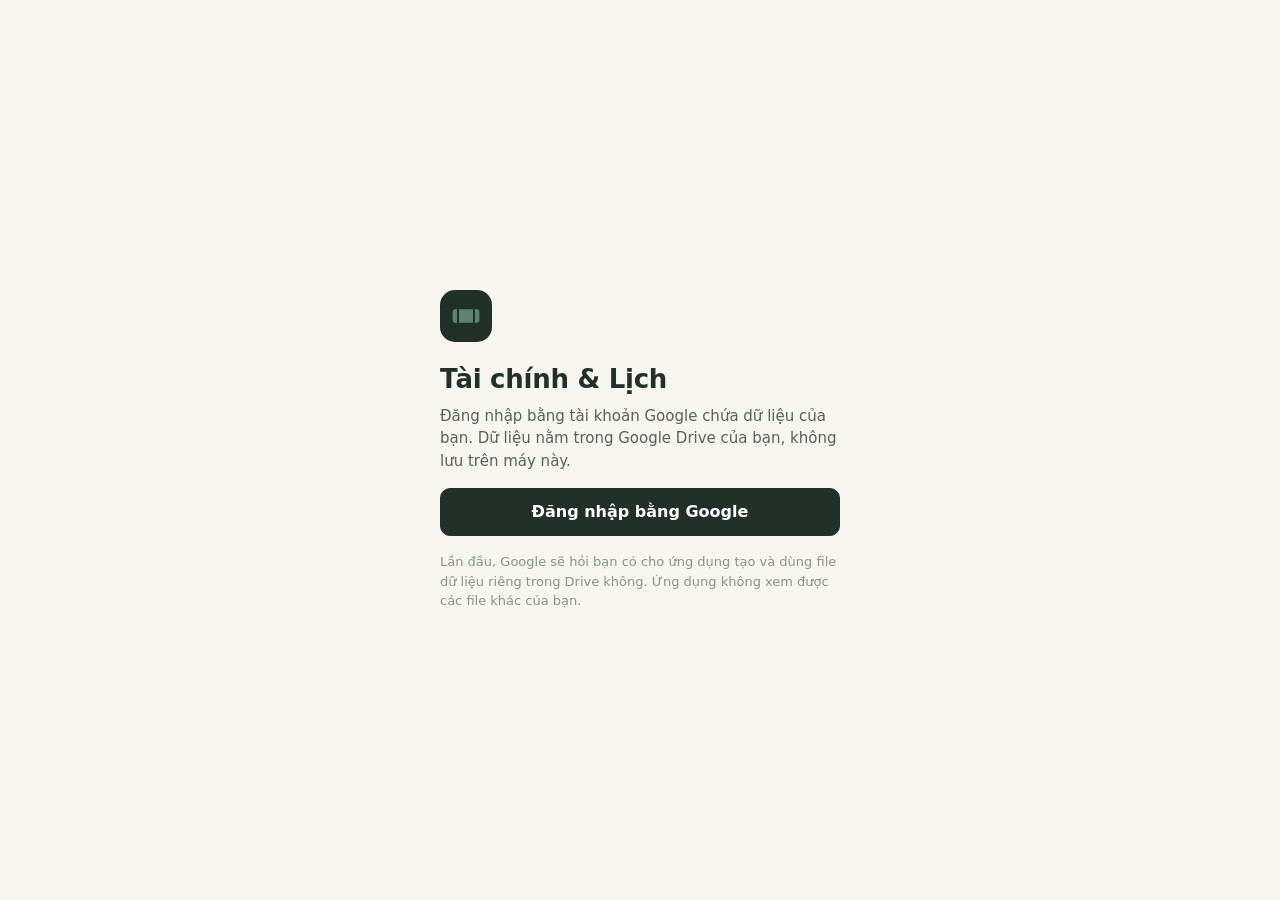
<file: index.html>
<!doctype html>
<html lang="vi">
<head>
  <meta charset="utf-8">
  <meta name="viewport" content="width=device-width, initial-scale=1, viewport-fit=cover">
  <!-- Chính sách bảo mật nội dung: chỉ chạy code của app và thư viện đăng nhập chính thức của Google;
       chỉ được gửi dữ liệu tới Google Sheets / Drive. -->
  <meta http-equiv="Content-Security-Policy" content="default-src 'self'; script-src 'self' https://accounts.google.com/gsi/client; style-src 'self' https://accounts.google.com/gsi/style; img-src 'self' data:; font-src 'self'; connect-src 'self' https://sheets.googleapis.com https://www.googleapis.com https://tasks.googleapis.com https://accounts.google.com/gsi/; frame-src https://accounts.google.com/gsi/; object-src 'none'; base-uri 'self'; form-action 'self'; manifest-src 'self'; worker-src 'self'">
  <meta name="referrer" content="no-referrer">
  <meta name="theme-color" content="#F6F5F0">
  <meta name="color-scheme" content="light">
  <meta name="mobile-web-app-capable" content="yes">
  <meta name="apple-mobile-web-app-title" content="Tài chính">
  <title>Tài chính & Lịch Freelance</title>
  <script src="js/theme-boot.js"></script>
  <link rel="manifest" href="manifest.webmanifest">
  <link rel="icon" href="icons/icon.svg" type="image/svg+xml">
  <link rel="apple-touch-icon" href="icons/icon-192.png">
  <link rel="stylesheet" href="css/app.css">
  <script type="module" src="js/app.js"></script>
  <!-- tải song song mọi file code (không phải chờ nối đuôi) -->
  <link rel="modulepreload" href="config.js">
  <link rel="modulepreload" href="js/api.js">
  <link rel="modulepreload" href="js/charts.js">
  <link rel="modulepreload" href="js/demo.js">
  <link rel="modulepreload" href="js/forms.js">
  <link rel="modulepreload" href="js/google.js">
  <link rel="modulepreload" href="js/state.js">
  <link rel="modulepreload" href="js/theme.js">
  <link rel="modulepreload" href="js/ui.js">
  <link rel="modulepreload" href="js/util.js">
  <link rel="modulepreload" href="js/core/backups.js">
  <link rel="modulepreload" href="js/core/db.js">
  <link rel="modulepreload" href="js/core/finance.js">
  <link rel="modulepreload" href="js/core/gcal.js">
  <link rel="modulepreload" href="js/core/nlp.js">
  <link rel="modulepreload" href="js/core/importer.js">
  <link rel="modulepreload" href="js/core/reports.js">
  <link rel="modulepreload" href="js/core/router.js">
  <link rel="modulepreload" href="js/core/services.js">
  <link rel="modulepreload" href="js/core/store.js">
  <link rel="modulepreload" href="js/core/validate.js">
  <link rel="modulepreload" href="js/views/calendar.js">
  <link rel="modulepreload" href="js/views/dashboard.js">
  <link rel="modulepreload" href="js/views/expenses.js">
  <link rel="modulepreload" href="js/views/income.js">
  <link rel="modulepreload" href="js/views/reports.js">
  <link rel="modulepreload" href="js/views/savings.js">
  <link rel="modulepreload" href="js/views/settings.js">
</head>
<body>
  <div id="app"><div class="loading">Đang mở ứng dụng…</div></div>
  <noscript>Ứng dụng cần JavaScript để chạy.</noscript>
</body>
</html>
</file>
<file: css/app.css>
/* Tài chính & Lịch Freelance — giao diện.
   Bảng màu: giấy ngà, mực xanh rêu, sage, sương xanh. Một điểm nhấn: thanh "đường chạy tiền" kiểu timeline dựng phim. */
:root {
  --paper: #F6F5F0;
  --surface: #FFFFFF;
  --surface-2: #EFEEE7;
  --ink: #22302A;
  --ink-2: #56625B;
  --ink-3: #8A938C;
  --line: #E1E0D7;
  --sage: #5F8370;
  --sage-2: #DCE7DF;
  --sage-3: #EEF4EF;
  --mist: #7E9DB2;
  --mist-2: #DFE9F0;
  --amber: #B98A2E;
  --amber-2: #F6ECD6;
  --danger: #A9564A;
  --danger-2: #F5E2DE;
  --r-lg: 18px;
  --r: 12px;
  --r-sm: 8px;
  --shadow: 0 1px 2px rgba(34, 48, 42, .06), 0 6px 24px -12px rgba(34, 48, 42, .18);
  --on-ink: #FFFFFF;
  --ink-hover: #33433B;
  --sage-fg: #3E6250;
  --mist-fg: #3F6178;
  --amber-fg: #8A6418;
  --danger-fg: #8B3F35;
  --grape-2: #ECE5F3;
  --grape-fg: #5A4A70;
  --tick: rgba(34, 48, 42, .07);
  --overlay: rgba(34, 48, 42, .32);
  --shadow-soft: rgba(0, 0, 0, .08);
  --shadow-strong: rgba(34, 48, 42, .5);
  --tabbar-bg: rgba(246, 245, 240, .94);
  --font: "Segoe UI Variable Text", "Segoe UI", system-ui, -apple-system, "Roboto", "Noto Sans", "Inter", sans-serif;
  --font-display: "Segoe UI Variable Display", "Segoe UI", system-ui, -apple-system, "Roboto", "Inter Display", "Inter", sans-serif;
  --nav-w: 232px;
  --tab-h: 64px;
  color-scheme: light;
}

* { box-sizing: border-box; }
html, body { margin: 0; height: 100%; }
body {
  font-family: var(--font); font-size: 15px; line-height: 1.5; color: var(--ink); background: var(--paper);
  -webkit-font-smoothing: antialiased; -webkit-tap-highlight-color: transparent;
}
.num, .money, td.r, .stat-v { font-variant-numeric: tabular-nums; }
h1, h2, h3 { font-family: var(--font-display); margin: 0; letter-spacing: -0.01em; }
h1 { font-size: 26px; font-weight: 650; }
h2 { font-size: 18px; font-weight: 620; }
h3 { font-size: 15px; font-weight: 620; }
p { margin: 0; }
a { color: var(--sage); }
button, input, select, textarea { font: inherit; color: inherit; }
:focus-visible { outline: 2px solid var(--mist); outline-offset: 2px; border-radius: 6px; }
.muted { color: var(--ink-2); }
.faint { color: var(--ink-3); }
.small { font-size: 13px; }
.pos { color: var(--sage); }
.neg { color: var(--danger); }
.hidden { display: none !important; }
.sr { position: absolute; width: 1px; height: 1px; overflow: hidden; clip: rect(0 0 0 0); }

/* ---------- khung ---------- */
.shell { display: grid; grid-template-columns: var(--nav-w) 1fr; min-height: 100vh; }
.side {
  position: sticky; top: 0; height: 100vh; padding: 22px 14px; border-right: 1px solid var(--line);
  display: flex; flex-direction: column; gap: 4px; background: var(--paper);
}
.brand { display: flex; align-items: center; gap: 10px; padding: 0 10px 18px; font-weight: 650; font-size: 15px; }
.brand-mark { width: 30px; height: 30px; border-radius: 9px; background: var(--ink); display: grid; place-items: center; }
.brand-mark svg { width: 18px; height: 18px; }
.nav a {
  display: flex; align-items: center; gap: 12px; padding: 9px 12px; border-radius: 10px; color: var(--ink-2);
  text-decoration: none; font-weight: 520;
}
.nav a svg { width: 19px; height: 19px; flex: none; }
.nav a:hover { background: var(--surface-2); color: var(--ink); }
.nav a[aria-current="page"] { background: var(--surface); color: var(--ink); box-shadow: var(--shadow); }
.side-foot { margin-top: auto; display: flex; flex-direction: column; gap: 6px; }
.main { min-width: 0; padding: 28px clamp(16px, 4vw, 44px) 120px; }
.page { max-width: 1120px; margin: 0 auto; }
.page-head { display: flex; align-items: flex-end; justify-content: space-between; gap: 16px; margin-bottom: 22px; flex-wrap: wrap; }
.page-head p { margin-top: 4px; }

.tabbar { display: none; }
.fab {
  position: fixed; right: 28px; bottom: 28px; z-index: 30; height: 52px; padding: 0 22px 0 18px; border: 0;
  border-radius: 999px; background: var(--ink); color: var(--on-ink); display: flex; align-items: center; gap: 8px;
  font-weight: 600; box-shadow: 0 10px 30px -10px var(--shadow-strong); cursor: pointer;
}
.fab svg { width: 20px; height: 20px; }

/* ---------- thành phần ---------- */
.panel { background: var(--surface); border-radius: var(--r-lg); box-shadow: var(--shadow); padding: 20px; }
.panel + .panel { margin-top: 16px; }
.panel-head { display: flex; align-items: center; justify-content: space-between; gap: 12px; margin-bottom: 14px; }
.grid { display: grid; gap: 16px; }
.g2 { grid-template-columns: repeat(2, minmax(0, 1fr)); }
.g3 { grid-template-columns: repeat(3, minmax(0, 1fr)); }
.stack > * + * { margin-top: 16px; }
.row { display: flex; align-items: center; gap: 10px; }
.row.wrap { flex-wrap: wrap; }
.spacer { flex: 1; }

.btn {
  display: inline-flex; align-items: center; justify-content: center; gap: 8px; height: 40px; padding: 0 16px;
  border-radius: 10px; border: 1px solid var(--line); background: var(--surface); color: var(--ink);
  font-weight: 560; cursor: pointer; text-decoration: none; white-space: nowrap;
}
.btn:hover { background: var(--surface-2); }
.btn svg { width: 17px; height: 17px; }
.btn.primary { background: var(--ink); border-color: var(--ink); color: var(--on-ink); }
.btn.primary:hover { background: var(--ink-hover); }
.btn.sage { background: var(--sage); border-color: var(--sage); color: var(--on-ink); }
.btn.ghost { border-color: transparent; background: transparent; }
.btn.ghost:hover { background: var(--surface-2); }
.btn.danger { color: var(--danger); }
.btn.sm { height: 32px; padding: 0 12px; font-size: 13px; border-radius: 8px; }
.btn.block { width: 100%; height: 48px; font-size: 16px; }
.btn[disabled] { opacity: .5; pointer-events: none; }
.icon-btn { width: 36px; height: 36px; padding: 0; border-radius: 10px; }

.seg { display: inline-flex; padding: 3px; border-radius: 11px; background: var(--surface-2); gap: 2px; flex-wrap: wrap; }
.seg button {
  border: 0; background: transparent; padding: 6px 13px; border-radius: 8px; font-weight: 560; color: var(--ink-2); cursor: pointer;
}
.seg button[aria-pressed="true"] { background: var(--surface); color: var(--ink); box-shadow: 0 1px 2px var(--shadow-soft); }

.chip {
  display: inline-flex; align-items: center; gap: 6px; padding: 2px 9px; border-radius: 999px; font-size: 12.5px;
  font-weight: 560; background: var(--surface-2); color: var(--ink-2); white-space: nowrap;
}
.chip.sage { background: var(--sage-2); color: var(--sage-fg); }
.chip.mist { background: var(--mist-2); color: var(--mist-fg); }
.chip.amber { background: var(--amber-2); color: var(--amber-fg); }
.chip.danger { background: var(--danger-2); color: var(--danger); }
.dot { width: 9px; height: 9px; border-radius: 50%; display: inline-block; flex: none; background: var(--ink-3); }

/* form */
.field { display: flex; flex-direction: column; gap: 6px; }
.field > span { font-size: 13px; font-weight: 560; color: var(--ink-2); }
.field .hint { font-size: 12.5px; color: var(--ink-3); }
.field .err { font-size: 12.5px; color: var(--danger); }
.input, select.input, textarea.input {
  width: 100%; height: 44px; padding: 0 12px; border-radius: 10px; border: 1px solid var(--line);
  background: var(--surface); outline: none;
}
textarea.input { height: auto; min-height: 76px; padding: 10px 12px; resize: vertical; }
.input:focus { border-color: var(--mist); box-shadow: 0 0 0 3px var(--mist-2); }
.input.invalid { border-color: var(--danger); }
.form { display: grid; gap: 14px; }
.form .two { display: grid; grid-template-columns: 1fr 1fr; gap: 12px; }
.check { display: flex; align-items: center; gap: 10px; font-size: 14px; }
.check input { width: 18px; height: 18px; accent-color: var(--sage); }
details.more summary { cursor: pointer; color: var(--ink-2); font-size: 14px; font-weight: 560; padding: 4px 0; }
details.more[open] summary { margin-bottom: 12px; }

.amount-input {
  width: 100%; border: 0; outline: none; background: transparent; text-align: center; font-family: var(--font-display);
  font-size: 40px; font-weight: 600; letter-spacing: -0.02em; padding: 6px 0; font-variant-numeric: tabular-nums;
}
.amount-wrap { border-radius: var(--r); background: var(--surface-2); padding: 10px 14px 12px; text-align: center; }
.amount-wrap .unit { color: var(--ink-3); font-size: 14px; }
.quick-amt { display: flex; justify-content: center; gap: 6px; margin-top: 8px; flex-wrap: wrap; }

.cat-grid { display: grid; grid-template-columns: repeat(4, minmax(0, 1fr)); gap: 8px; }
.cat-btn {
  border: 1px solid var(--line); background: var(--surface); border-radius: 12px; padding: 9px 4px 8px; cursor: pointer;
  display: flex; flex-direction: column; align-items: center; gap: 3px; font-size: 12px; color: var(--ink-2); line-height: 1.25;
  text-align: center; min-height: 64px;
}
.cat-btn .ic { font-size: 20px; line-height: 1; }
.cat-btn[aria-pressed="true"] { border-color: var(--sage); background: var(--sage-3); color: var(--ink); box-shadow: inset 0 0 0 1px var(--sage); }

/* bảng & danh sách */
.list { display: flex; flex-direction: column; }
.item {
  display: grid; grid-template-columns: auto 1fr auto; gap: 12px; align-items: center; padding: 12px 4px;
  border-bottom: 1px solid var(--line); cursor: pointer; text-decoration: none; color: inherit;
}
.item:last-child { border-bottom: 0; }
.item:hover { background: linear-gradient(90deg, transparent, var(--sage-3) 8%, var(--sage-3) 92%, transparent); }
.item .ic {
  width: 38px; height: 38px; border-radius: 11px; display: grid; place-items: center; font-size: 18px; background: var(--surface-2);
}
.item .t { font-weight: 560; overflow: hidden; text-overflow: ellipsis; white-space: nowrap; }
.item .s { font-size: 13px; color: var(--ink-3); overflow: hidden; text-overflow: ellipsis; white-space: nowrap; }
.item .v { text-align: right; font-weight: 600; font-variant-numeric: tabular-nums; white-space: nowrap; }
.item .v small { display: block; font-weight: 500; font-size: 12.5px; color: var(--ink-3); }
.day-head { display: flex; justify-content: space-between; padding: 16px 4px 4px; font-size: 13px; font-weight: 600; color: var(--ink-2); }
.table-wrap { overflow-x: auto; }
table.t { border-collapse: collapse; width: 100%; font-size: 14px; }
table.t th { text-align: left; font-weight: 560; color: var(--ink-2); font-size: 13px; padding: 8px 10px; border-bottom: 1px solid var(--line); white-space: nowrap; }
table.t td { padding: 10px; border-bottom: 1px solid var(--line); white-space: nowrap; }
table.t th.r, table.t td.r { text-align: right; }
table.t tr.total td { font-weight: 650; border-bottom: 0; }

.empty { text-align: center; padding: 34px 16px; color: var(--ink-2); }
.empty .big { font-size: 30px; margin-bottom: 8px; }
.empty .btn { margin-top: 14px; }

.bar { height: 8px; border-radius: 99px; background: var(--surface-2); overflow: hidden; }
.bar > i { display: block; height: 100%; border-radius: inherit; background: var(--sage); width: 0; transition: width .5s ease; }
.bar.mist > i { background: var(--mist); }
.bar.amber > i { background: var(--amber); }

.notice { display: flex; gap: 10px; align-items: flex-start; padding: 11px 14px; border-radius: 12px; font-size: 14px; background: var(--mist-2); color: var(--mist-fg); }
.notice.warn { background: var(--amber-2); color: var(--amber-fg); }
.notice.danger { background: var(--danger-2); color: var(--danger-fg); }
.notice + .notice { margin-top: 8px; }

/* ---------- tổng quan ---------- */
.hero { padding: 6px 2px 26px; }
.hero-label { font-size: 15px; color: var(--ink-2); font-weight: 520; }
.hero-amount {
  font-family: var(--font-display); font-size: clamp(44px, 7vw, 68px); font-weight: 300; letter-spacing: -0.035em;
  line-height: 1.05; margin: 6px 0 8px; font-variant-numeric: tabular-nums;
}
.hero-amount .cur { font-size: .45em; font-weight: 400; color: var(--ink-3); margin-left: 4px; letter-spacing: 0; }
.hero-sub { font-size: 16px; color: var(--ink-2); }
.hero-sub b { color: var(--ink); font-weight: 600; }

/* Thanh "đường chạy tiền" – timeline kiểu phần mềm dựng phim */
.runway { margin-top: 26px; }
.runway-track {
  position: relative; height: 54px; border-radius: 10px; background:
    repeating-linear-gradient(90deg, transparent 0 calc(100% / 60 - 1px), var(--tick) calc(100% / 60 - 1px) calc(100% / 60));
  background-color: var(--surface-2); overflow: hidden;
}
.runway-clip {
  position: absolute; top: 9px; bottom: 9px; left: 0; border-radius: 7px; background: var(--sage);
  width: 0; transition: width .9s cubic-bezier(.2, .7, .2, 1);
}
.runway-clip.short { background: var(--amber); }
.runway-clip.empty { background: var(--danger); }
.runway-clip::after {
  content: ""; position: absolute; inset: 0; border-radius: inherit;
  background: repeating-linear-gradient(90deg, rgba(255, 255, 255, .0) 0 22px, rgba(255, 255, 255, .16) 22px 24px);
}
.runway-mark { position: absolute; top: 0; bottom: 0; width: 2px; }
.runway-mark.obl { background: var(--danger); }
.runway-mark.rec { background: var(--mist); }
.runway-mark.rec::before, .runway-mark.obl::before {
  content: ""; position: absolute; top: 3px; left: -4px; width: 10px; height: 10px; transform: rotate(45deg); border-radius: 2px;
  background: inherit;
}
.runway-mark.eom { background: transparent; border-left: 2px dashed var(--ink-3); }
.runway-head { position: absolute; top: -4px; bottom: -4px; left: 0; width: 2px; background: var(--ink); }
.runway-head::before { content: ""; position: absolute; top: 0; left: -6px; border: 7px solid transparent; border-top: 9px solid var(--ink); border-bottom: 0; }
.runway-scale { display: flex; justify-content: space-between; font-size: 12.5px; color: var(--ink-3); margin-top: 6px; font-variant-numeric: tabular-nums; }
.runway-legend { display: flex; gap: 16px; flex-wrap: wrap; font-size: 13px; color: var(--ink-2); margin-top: 8px; }
.runway-legend i { display: inline-block; width: 9px; height: 9px; border-radius: 2px; margin-right: 6px; transform: rotate(45deg); }
.runway-legend .l-obl { background: var(--danger); }
.runway-legend .l-rec { background: var(--mist); }
.runway-legend .l-run { background: var(--sage); transform: none; width: 14px; height: 8px; }

.figures { display: grid; grid-template-columns: repeat(4, minmax(0, 1fr)); border-top: 1px solid var(--line); border-bottom: 1px solid var(--line); margin: 6px 0 22px; }
.fig { padding: 16px 18px; }
.fig + .fig { border-left: 1px solid var(--line); }
.fig .k { font-size: 13px; color: var(--ink-2); }
.fig .v { font-size: 21px; font-weight: 600; font-variant-numeric: tabular-nums; margin-top: 2px; letter-spacing: -0.01em; }
.fig .n { font-size: 12.5px; color: var(--ink-3); }
.stats { display: grid; grid-template-columns: repeat(2, minmax(0, 1fr)); gap: 14px 22px; }
.stat .k { font-size: 13px; color: var(--ink-2); }
.stat .stat-v { font-size: 19px; font-weight: 600; letter-spacing: -0.01em; }
.stat .n { font-size: 12.5px; color: var(--ink-3); }

.chart { width: 100%; height: auto; display: block; overflow: visible; }
.chart text { font-family: var(--font); font-size: 11px; fill: var(--ink-3); }
.chart .lbl { fill: var(--ink-2); font-size: 12px; }
.legend { display: flex; gap: 14px; font-size: 13px; color: var(--ink-2); flex-wrap: wrap; }
.legend span { display: inline-flex; align-items: center; gap: 6px; }
.hbar { display: grid; grid-template-columns: minmax(90px, 34%) 1fr auto; gap: 10px; align-items: center; padding: 6px 0; font-size: 14px; }
.hbar .bar { height: 10px; }

/* ---------- show ---------- */
.job-money { display: grid; grid-template-columns: repeat(3, minmax(0, 1fr)); gap: 14px; margin: 14px 0 12px; }
.job-money .stat-v { font-size: 22px; }
.timeline-pay { border-left: 2px solid var(--line); margin-left: 6px; padding-left: 16px; }
.timeline-pay .tp { position: relative; padding: 6px 0 12px; }
.timeline-pay .tp::before { content: ""; position: absolute; left: -22px; top: 12px; width: 10px; height: 10px; border-radius: 50%; background: var(--sage); }
.timeline-pay .tp.refund::before { background: var(--danger); }

/* ---------- lịch ---------- */
.cal { display: grid; grid-template-columns: repeat(7, minmax(0, 1fr)); gap: 6px; }
.cal .dow { font-size: 12.5px; color: var(--ink-3); text-align: center; padding-bottom: 2px; }
.cal .day {
  min-height: 92px; border-radius: 12px; background: var(--surface); padding: 7px 7px 6px; display: flex; flex-direction: column;
  gap: 3px; cursor: pointer; border: 1px solid transparent; text-align: left;
}
.cal .day:hover { border-color: var(--line); }
.cal .day.out { background: transparent; color: var(--ink-3); }
.cal .day.today { border-color: var(--ink); }
.cal .day.off { background: repeating-linear-gradient(-45deg, var(--surface) 0 6px, var(--surface-2) 6px 12px); }
.cal .day.conflict { box-shadow: inset 0 0 0 2px var(--danger); }
.cal .dn { font-size: 13px; font-weight: 600; }
.ev { font-size: 11.5px; line-height: 1.3; border-radius: 6px; padding: 2px 5px; overflow: hidden; text-overflow: ellipsis; white-space: nowrap; }
.ev.shoot { background: var(--sage-2); color: var(--sage-fg); }
.ev.photo { background: var(--mist-2); color: var(--mist-fg); }
.ev.edit { background: var(--grape-2); color: var(--grape-fg); }
.ev.deadline { background: var(--danger-2); color: var(--danger-fg); }
.ev.other { background: var(--surface-2); color: var(--ink-2); }
.ev.cancelled { text-decoration: line-through; opacity: .55; }
.kind-legend { display: flex; gap: 8px; flex-wrap: wrap; }
.week { display: grid; grid-template-columns: repeat(7, minmax(0, 1fr)); gap: 8px; }
.week .col { background: var(--surface); border-radius: 12px; padding: 10px; min-height: 200px; }
.week .col.today { box-shadow: inset 0 0 0 2px var(--ink); }
.week .col .ev { white-space: normal; margin-bottom: 6px; padding: 6px 7px; font-size: 12.5px; cursor: pointer; }

/* ---------- sheet (bảng trượt / hộp thoại) ---------- */
.overlay {
  position: fixed; inset: 0; z-index: 50; background: var(--overlay); display: flex; align-items: center;
  justify-content: center; padding: 20px; opacity: 0; transition: opacity .18s ease;
}
.overlay.show { opacity: 1; }
.sheet {
  width: min(560px, 100%); max-height: calc(100vh - 40px); overflow: auto; background: var(--paper); border-radius: 22px;
  padding: 18px 20px 22px; box-shadow: 0 30px 80px -20px var(--shadow-strong); transform: translateY(12px); transition: transform .22s ease;
}
.overlay.show .sheet { transform: none; }
.sheet-head { display: flex; align-items: center; justify-content: space-between; margin-bottom: 14px; gap: 10px; }
.sheet-grip { display: none; }
.sheet-foot { position: sticky; bottom: -22px; margin: 18px -20px -22px; padding: 12px 20px 18px; background: linear-gradient(transparent, var(--paper) 30%); }

.toast-host { position: fixed; left: 50%; bottom: 26px; transform: translateX(-50%); z-index: 80; display: flex; flex-direction: column; gap: 8px; align-items: center; }
.toast { background: var(--ink); color: var(--on-ink); padding: 10px 16px; border-radius: 12px; font-size: 14px; box-shadow: var(--shadow); max-width: 90vw; }
.toast.err { background: var(--danger); }

/* ---------- đăng nhập / khóa ---------- */
.auth { min-height: 100vh; display: grid; place-items: center; padding: 24px; }
.auth-card { width: min(400px, 100%); }
.auth-card h1 { margin: 18px 0 6px; }
.auth-card .form { margin-top: 22px; }
.pin-dots { display: flex; gap: 12px; justify-content: center; margin: 22px 0 8px; }
.pin-dots i { width: 14px; height: 14px; border-radius: 50%; border: 2px solid var(--ink-3); }
.pin-dots i.on { background: var(--ink); border-color: var(--ink); }
.keypad { display: grid; grid-template-columns: repeat(3, 1fr); gap: 10px; margin-top: 14px; }
.keypad button { height: 58px; border-radius: 16px; border: 0; background: var(--surface); font-size: 22px; font-weight: 500; box-shadow: var(--shadow); cursor: pointer; }
.keypad button.fn { background: transparent; box-shadow: none; font-size: 15px; color: var(--ink-2); }

.loading { padding: 60px 0; text-align: center; color: var(--ink-3); }
.skeleton { height: 14px; border-radius: 6px; background: linear-gradient(90deg, var(--surface-2), var(--line), var(--surface-2)); background-size: 200% 100%; animation: sk 1.2s infinite linear; }
@keyframes sk { to { background-position: -200% 0; } }

/* ---------- responsive ---------- */
@media (max-width: 1080px) {
  .g3 { grid-template-columns: repeat(2, minmax(0, 1fr)); }
}
@media (max-width: 860px) {
  :root { --nav-w: 0px; }
  .shell { grid-template-columns: 1fr; }
  .side { display: none; }
  .main { padding: 18px 16px calc(var(--tab-h) + 40px + env(safe-area-inset-bottom)); }
  .g2, .g3 { grid-template-columns: 1fr; }
  h1 { font-size: 23px; }
  .page-head { margin-bottom: 16px; }
  .figures { grid-template-columns: repeat(2, minmax(0, 1fr)); }
  .fig:nth-child(3) { border-left: 0; }
  .fig:nth-child(n+3) { border-top: 1px solid var(--line); }
  .fig { padding: 14px 12px; }
  .tabbar {
    display: grid; grid-template-columns: repeat(5, 1fr); position: fixed; left: 0; right: 0; bottom: 0; z-index: 40;
    height: calc(var(--tab-h) + env(safe-area-inset-bottom)); padding-bottom: env(safe-area-inset-bottom);
    background: var(--tabbar-bg); backdrop-filter: blur(12px); border-top: 1px solid var(--line);
  }
  .tabbar a, .tabbar button {
    display: flex; flex-direction: column; align-items: center; justify-content: center; gap: 2px; text-decoration: none;
    color: var(--ink-3); font-size: 11px; font-weight: 560; border: 0; background: none;
  }
  .tabbar a svg { width: 22px; height: 22px; }
  .tabbar a[aria-current="page"] { color: var(--ink); }
  .tabbar .tab-add span {
    width: 52px; height: 52px; border-radius: 18px; background: var(--ink); color: var(--on-ink); display: grid; place-items: center;
    margin-top: -18px; box-shadow: 0 10px 24px -8px var(--shadow-strong);
  }
  .tabbar .tab-add svg { width: 26px; height: 26px; }
  .fab { display: none; }
  .overlay { align-items: flex-end; padding: 0; }
  .sheet { width: 100%; border-radius: 22px 22px 0 0; max-height: 92vh; padding-bottom: calc(22px + env(safe-area-inset-bottom)); transform: translateY(40px); }
  .sheet-grip { display: block; width: 40px; height: 5px; border-radius: 9px; background: var(--line); margin: -6px auto 12px; }
  .cal { gap: 3px; }
  .cal .day { min-height: 58px; padding: 4px; border-radius: 9px; }
  .cal .ev { font-size: 0; padding: 0; height: 5px; border-radius: 3px; }
  .week { grid-template-columns: 1fr; }
  .week .col { min-height: 0; }
  .job-money { grid-template-columns: 1fr 1fr 1fr; gap: 8px; }
  .job-money .stat-v { font-size: 17px; }
  .toast-host { bottom: calc(var(--tab-h) + 20px); }
  .hide-m { display: none !important; }
}
@media (min-width: 861px) { .show-m { display: none !important; } }
@media (prefers-reduced-motion: reduce) {
  *, *::before, *::after { transition: none !important; animation: none !important; }
}

/* ---------- tiện ích bổ sung ---------- */
.mt { margin-top: 16px; }
.mt-xs { margin-top: 8px; }
.center { text-align: center; }
.pre { white-space: pre-wrap; }
.w-auto { width: auto; min-width: 140px; }
.w-grow { flex: 1; min-width: 180px; }
.page > .grid, .page > .panel, .page > section { margin-top: 16px; }
.page > .figures { margin-top: 16px; }
.page > .notice { margin-top: 12px; }
.confirm-row { margin-top: 20px; }
.qa-seg { width: 100%; margin-bottom: 14px; }
.qa-seg button { flex: 1; }
.session-row { padding: 12px; border-radius: 12px; background: var(--surface); display: grid; gap: 8px; }
.sessions { display: grid; gap: 10px; }
hr.sep { border: 0; border-top: 1px solid var(--line); margin: 22px 0 16px; }
.stats.g4 { grid-template-columns: repeat(4, minmax(0, 1fr)); }
.seg a.btn { height: 32px; border: 0; }
.seg a.btn[aria-pressed="true"] { background: var(--surface); box-shadow: 0 1px 2px var(--shadow-soft); }
.seg a.btn.ghost { color: var(--ink-2); }
.cat-chip { border: 0; cursor: pointer; padding: 5px 11px; font-size: 13.5px; }
.cat-chip:hover { background: var(--line); }
.brand-mark.big { width: 52px; height: 52px; border-radius: 15px; }
.brand-mark.big svg { width: 32px; height: 32px; }
.err.center { min-height: 1.2em; }
.goal .stat-v { font-size: 24px; font-weight: 600; }
.item .v .btn { margin-top: 6px; }
@media (max-width: 860px) {
  .stats.g4 { grid-template-columns: 1fr 1fr; }
  .w-auto { flex: 1 1 40%; min-width: 0; }
  .cat-grid { grid-template-columns: repeat(4, minmax(0, 1fr)); }
  .form .two { gap: 8px; }
}
/* Cột giữa của dòng danh sách phải co được, nếu không chữ dài sẽ đẩy trang tràn ngang trên điện thoại */
.item > span:nth-child(2) { min-width: 0; }
.panel-head > div, .page-head > div { min-width: 0; }
.figures .fig { min-width: 0; }
.fig .v { overflow-wrap: anywhere; }
.fig .chip, .panel .chip { white-space: normal; max-width: 100%; }
.grid > .panel + .panel { margin-top: 0; }
.qa-seg button { white-space: nowrap; padding: 7px 6px; }
@media (max-width: 420px) { .qa-seg button { font-size: 13px; padding: 7px 2px; } }
.more-menu .item { grid-template-columns: auto 1fr auto; border: 0; background: none; width: 100%; text-align: left; font: inherit; color: inherit; }
.more-menu .ic svg { width: 20px; height: 20px; }
@media (max-width: 860px) { .tabbar button[data-more] svg { width: 22px; height: 22px; } .tabbar button { cursor: pointer; } }
.demo-bar { position: sticky; top: 0; z-index: 60; background: var(--amber-2); color: var(--amber-fg); text-align: center; font-size: 13.5px; padding: 6px 12px; }
.demo-bar a { color: inherit; font-weight: 600; margin-left: 6px; }
.eye-btn { width: 32px; height: 32px; }
.eye-btn .eye-label { display: none; }
.side-foot [data-eye] { justify-content: flex-start; }
.btn[data-eye] svg { width: 18px; height: 18px; }
.client-chips { gap: 6px; }
.client-chip { border: 1px solid var(--line); background: var(--surface); cursor: pointer; padding: 6px 12px; font-size: 13.5px; }
.client-chip[aria-pressed="true"] { background: var(--sage-2); border-color: var(--sage); color: var(--sage-fg); }
.autofill-hint { margin-top: -6px; }

/* =================== CHẾ ĐỘ NỀN =================== */
/* Trắng: sáng, mát, ít ánh vàng */
:root[data-theme="white"] {
  --paper: #F6F7F7; --surface: #FFFFFF; --surface-2: #EDF0EF; --line: #E0E5E3;
  --ink: #1D2622; --ink-2: #525E58; --ink-3: #87918C; --ink-hover: #2E3934;
  --sage: #4F7D66; --sage-2: #DCEAE2; --sage-3: #EEF5F1;
  --tabbar-bg: rgba(246, 247, 247, .94);
}
/* Tối: xanh rêu đậm, dịu mắt ban đêm */
:root[data-theme="dark"] {
  --paper: #141917; --surface: #1C2320; --surface-2: #252D29; --line: #2F3833;
  --ink: #E6ECE8; --ink-2: #A9B4AD; --ink-3: #7A857F; --on-ink: #101512; --ink-hover: #CFD8D2;
  --sage: #7FAE93; --sage-2: #233A2D; --sage-3: #1C2B23; --sage-fg: #A9D2BA;
  --mist: #8FB2C9; --mist-2: #1E2E3A; --mist-fg: #B2CEE0;
  --amber: #D9AD55; --amber-2: #352B17; --amber-fg: #EBCB86;
  --danger: #E0806F; --danger-2: #3B2420; --danger-fg: #F2AB9E;
  --grape-2: #2D2638; --grape-fg: #C9B8E0;
  --tick: rgba(230, 236, 232, .06); --overlay: rgba(0, 0, 0, .55);
  --shadow: 0 1px 2px rgba(0, 0, 0, .4), 0 8px 24px -12px rgba(0, 0, 0, .6);
  --shadow-soft: rgba(0, 0, 0, .35); --shadow-strong: rgba(0, 0, 0, .7);
  --tabbar-bg: rgba(20, 25, 23, .92);
  color-scheme: dark;
}
/* Đen OLED: nền đen tuyệt đối, tiết kiệm pin trên màn hình OLED */
:root[data-theme="oled"] {
  --paper: #000000; --surface: #0D100E; --surface-2: #171B19; --line: #232926;
  --ink: #E8EDEA; --ink-2: #A3AEA7; --ink-3: #737E77; --on-ink: #000000; --ink-hover: #CFD8D2;
  --sage: #7FAE93; --sage-2: #18291F; --sage-3: #101C15; --sage-fg: #A9D2BA;
  --mist: #8FB2C9; --mist-2: #14212B; --mist-fg: #B2CEE0;
  --amber: #D9AD55; --amber-2: #2A2210; --amber-fg: #EBCB86;
  --danger: #E0806F; --danger-2: #301B18; --danger-fg: #F2AB9E;
  --grape-2: #221C2B; --grape-fg: #C9B8E0;
  --tick: rgba(232, 237, 234, .06); --overlay: rgba(0, 0, 0, .7);
  --shadow: none; --shadow-soft: rgba(0, 0, 0, .5); --shadow-strong: rgba(0, 0, 0, .9);
  --tabbar-bg: rgba(0, 0, 0, .94);
  color-scheme: dark;
}
:root[data-theme="oled"] .panel, :root[data-theme="oled"] .cal .day, :root[data-theme="oled"] .week .col { border: 1px solid var(--line); }
/* Theo hệ thống: tự dùng nền Tối khi điện thoại/máy tính đang ở chế độ tối */
@media (prefers-color-scheme: dark) {
  :root[data-theme="system"] {
    --paper: #141917; --surface: #1C2320; --surface-2: #252D29; --line: #2F3833;
    --ink: #E6ECE8; --ink-2: #A9B4AD; --ink-3: #7A857F; --on-ink: #101512; --ink-hover: #CFD8D2;
    --sage: #7FAE93; --sage-2: #233A2D; --sage-3: #1C2B23; --sage-fg: #A9D2BA;
    --mist: #8FB2C9; --mist-2: #1E2E3A; --mist-fg: #B2CEE0;
    --amber: #D9AD55; --amber-2: #352B17; --amber-fg: #EBCB86;
    --danger: #E0806F; --danger-2: #3B2420; --danger-fg: #F2AB9E;
    --grape-2: #2D2638; --grape-fg: #C9B8E0;
    --tick: rgba(230, 236, 232, .06); --overlay: rgba(0, 0, 0, .55);
    --shadow: 0 1px 2px rgba(0, 0, 0, .4), 0 8px 24px -12px rgba(0, 0, 0, .6);
    --shadow-soft: rgba(0, 0, 0, .35); --shadow-strong: rgba(0, 0, 0, .7);
    --tabbar-bg: rgba(20, 25, 23, .92);
    color-scheme: dark;
  }
}
/* Biểu đồ theo màu nền */
.chart .g { stroke: var(--line); }
.chart .avg { stroke: var(--ink); stroke-opacity: .45; }
.chart .pt { fill: var(--surface); }
.chart .hl { fill: var(--ink); }
/* Chọn chế độ nền */
.theme-grid { display: grid; grid-template-columns: repeat(auto-fill, minmax(104px, 1fr)); gap: 10px; }
.theme-opt { border: 1px solid var(--line); background: var(--surface); border-radius: 12px; padding: 8px; cursor: pointer; text-align: left; font-size: 13px; color: var(--ink); }
.theme-opt[aria-pressed="true"] { border-color: var(--sage); box-shadow: inset 0 0 0 1px var(--sage); }
.theme-swatch { height: 38px; border-radius: 8px; margin-bottom: 6px; display: flex; align-items: flex-end; gap: 4px; padding: 6px; border: 1px solid rgba(128, 128, 128, .25); }
.theme-swatch i { width: 14px; height: 14px; border-radius: 4px; }
.update-bar { position: fixed; left: 50%; transform: translateX(-50%); bottom: 90px; z-index: 90; background: var(--ink); color: var(--on-ink);
  border-radius: 14px; padding: 10px 12px 10px 16px; display: flex; gap: 12px; align-items: center; box-shadow: var(--shadow); font-size: 14px; max-width: 92vw; }
.update-bar .btn { height: 32px; }

/* show nháp lấy từ Google Calendar: viền nét đứt, chờ điền giá */
.ev.draft { outline: 1.5px dashed currentColor; outline-offset: -3px; }
.draft-notice { display: block; }

a.fig { color: inherit; text-decoration: none; }
a.fig:hover .k { color: var(--ink); text-decoration: underline; }
.stage-note { margin-top: 6px; }
.bar > i.over { background: var(--danger); }

.qt-help { margin: 8px 0 0; padding-left: 18px; display: grid; gap: 4px; }
.qt-item .t .chip { margin-right: 4px; }
.qt-warn { color: var(--amber-fg); }
.qt-item .ic input { width: 18px; height: 18px; accent-color: var(--sage); }
.item .v .row { flex-direction: column; align-items: flex-end; gap: 4px; }
.item .v .row .btn { margin-top: 0; }
.item .v .chip { white-space: normal; display: inline-block; max-width: 44vw; text-align: right; }
</file>
